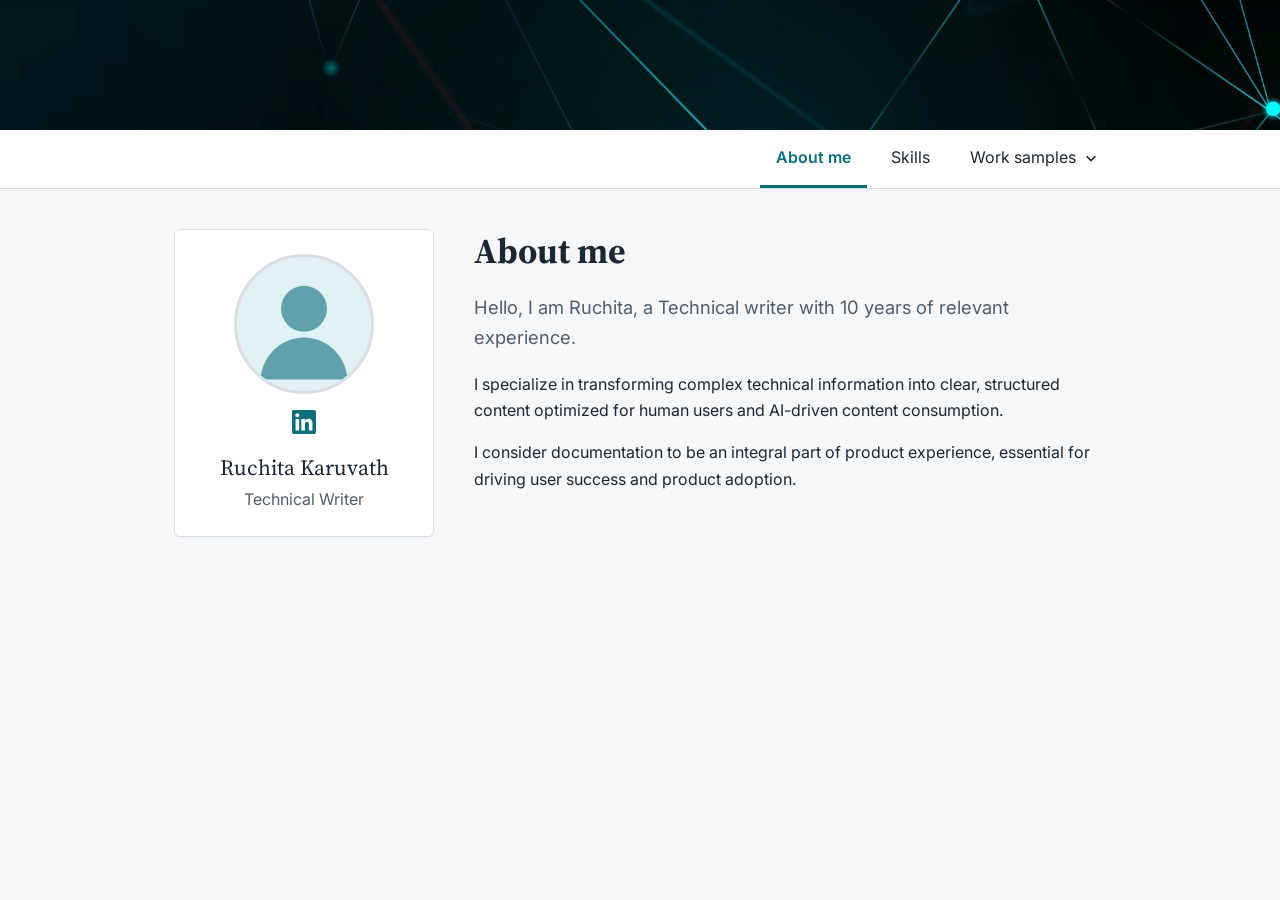
<file: index.html>
<!DOCTYPE html>
<html lang="en">
<head>
<meta charset="UTF-8">
<meta name="viewport" content="width=device-width, initial-scale=1">
<title>About Me | Your Name</title>
<meta name="description" content="Portfolio of a technical writer: documentation, API reference, and infographics.">
<link rel="preconnect" href="https://fonts.googleapis.com">
<link rel="preconnect" href="https://fonts.gstatic.com" crossorigin>
<link rel="stylesheet" href="https://fonts.googleapis.com/css2?family=Inter:wght@400;500;600&family=Source+Serif+4:wght@500;600&display=swap">
<link rel="stylesheet" href="css/styles.css">
</head>
<body>
<a class="skip-link" href="#main">Skip to content</a>
<header class="banner">
<img src="images/banner.jpg" alt="Abstract network of glowing nodes and connecting lines on a dark background">
</header>
<nav class="topnav" aria-label="Main navigation"><ul class="nav-list">
<li><a href="about.html">About me</a></li>
<li><a href="skills.html">Skills</a></li>
<li class="dropdown"><button class="dropdown-toggle" type="button" aria-expanded="false" aria-controls="work-menu">Work samples
<svg class="chevron" viewBox="0 0 16 16" fill="none" stroke="currentColor" stroke-width="2" aria-hidden="true"><path d="M3 6l5 5 5-5"/></svg></button>
<ul class="dropdown-menu" id="work-menu" hidden>
<li><a href="documentation-sample.html">End-user documentation sample</a></li>
<li><a href="rest-api-documentation-sample.html">REST API documentation sample</a></li>
<li><a href="infographics-sample.html">Infographic sample</a></li>
</ul></li></ul></nav>
<div class="main">
<main class="content wide" id="main">
<div class="about-grid">
<aside class="profile" aria-label="Profile">
<svg class="avatar" viewBox="0 0 140 140" role="img" aria-label="Placeholder profile photo"><circle cx="70" cy="54" r="24" fill="#0b6e7c" opacity=".6"/><path d="M24 128c4-30 26-44 46-44s42 14 46 44z" fill="#0b6e7c" opacity=".6"/></svg>
<a class="social" href="https://www.linkedin.com/in/ruchita-karuvath-ba43861a" rel="noopener" aria-label="LinkedIn profile"><svg viewBox="0 0 24 24" width="24" height="24" fill="currentColor" aria-hidden="true"><path d="M20.447 20.452h-3.554v-5.569c0-1.328-.027-3.037-1.852-3.037-1.853 0-2.136 1.445-2.136 2.939v5.667H9.351V9h3.414v1.561h.046c.477-.9 1.637-1.85 3.37-1.85 3.601 0 4.267 2.37 4.267 5.455v6.286zM5.337 7.433a2.062 2.062 0 01-2.063-2.065 2.064 2.064 0 112.063 2.065zm1.782 13.019H3.555V9h3.564v11.452zM22.225 0H1.771C.792 0 0 .774 0 1.729v20.542C0 23.227.792 24 1.771 24h20.451C23.2 24 24 23.227 24 22.271V1.729C24 .774 23.2 0 22.222 0h.003z"/></svg></a>
<p class="profile-name">Ruchita Karuvath</p>
<p class="profile-role">Technical Writer</p>
</aside>
<section class="about-main" aria-labelledby="about-heading">
<h1 id="about-heading">About me</h1>
<p class="lead">Hello, I am Ruchita, a Technical writer with 10 years of relevant experience.</p>
<p>I specialize in transforming complex technical information into clear, structured content optimized for human users and AI-driven content consumption.</p>
<p>I consider documentation to be an integral part of product experience, essential for driving user success and product adoption.</p>
</section>
</div>
</main>
</div>
<script src="js/main.js"></script>
</body>
</html>
</file>
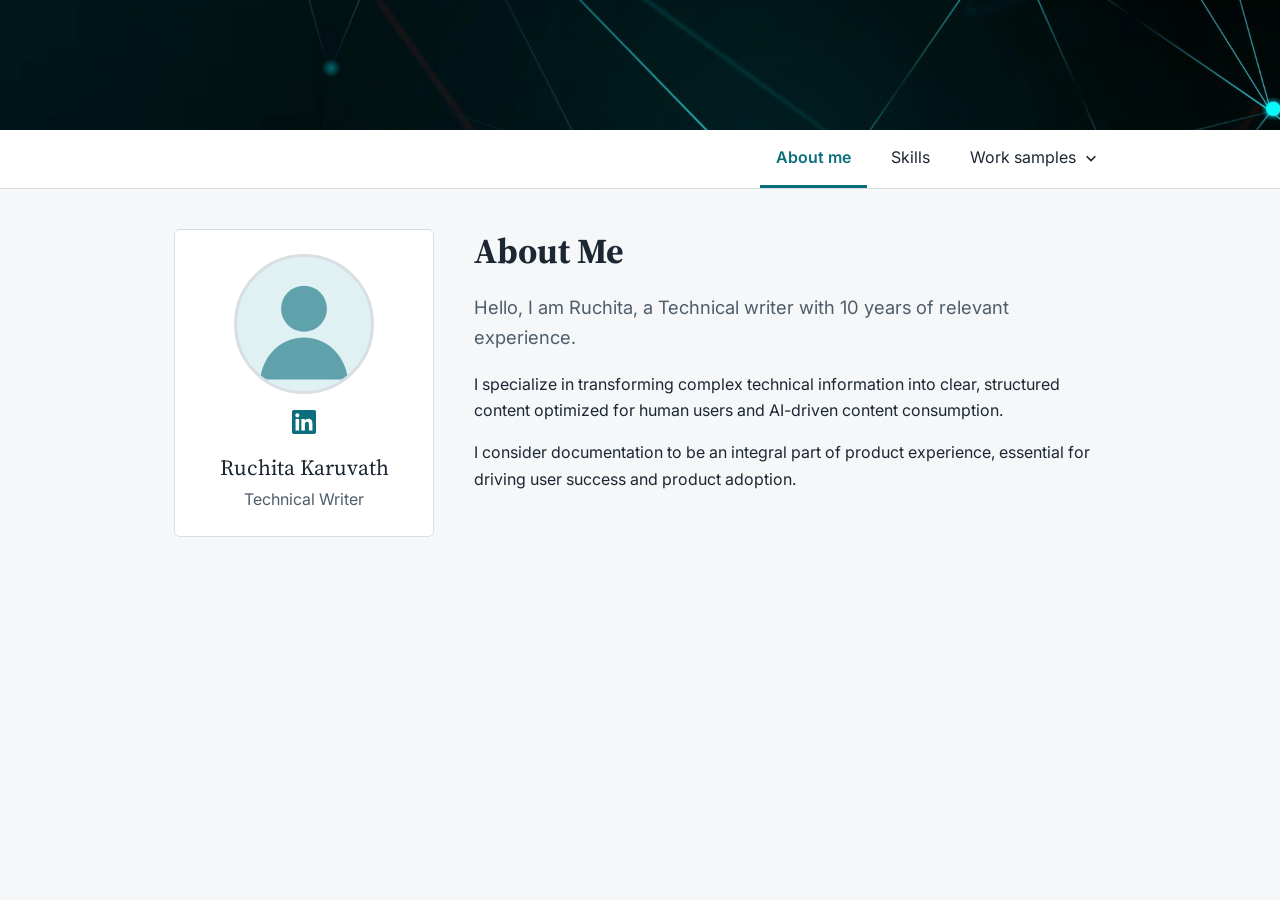
<file: about.html>
<!DOCTYPE html>
<html lang="en">
<head>
<meta charset="UTF-8">
<meta name="viewport" content="width=device-width, initial-scale=1">
<title>About Me | Your Name</title>
<meta name="description" content="Learn about my background, skills, and tools as a technical writer.">
<link rel="preconnect" href="https://fonts.googleapis.com">
<link rel="preconnect" href="https://fonts.gstatic.com" crossorigin>
<link rel="stylesheet" href="https://fonts.googleapis.com/css2?family=Inter:wght@400;500;600&family=Source+Serif+4:wght@500;600&display=swap">
<link rel="stylesheet" href="css/styles.css">
</head>
<body>
<a class="skip-link" href="#main">Skip to content</a>
<header class="banner">
<img src="images/banner.jpg" alt="Abstract network of glowing nodes and connecting lines on a dark background">
</header>
<nav class="topnav" aria-label="Main navigation"><ul class="nav-list">
<li><a href="about.html">About me</a></li>
<li><a href="skills.html">Skills</a></li>
<li class="dropdown"><button class="dropdown-toggle" type="button" aria-expanded="false" aria-controls="work-menu">Work samples
<svg class="chevron" viewBox="0 0 16 16" fill="none" stroke="currentColor" stroke-width="2" aria-hidden="true"><path d="M3 6l5 5 5-5"/></svg></button>
<ul class="dropdown-menu" id="work-menu" hidden>
<li><a href="documentation-sample.html">End-user documentation sample</a></li>
<li><a href="rest-api-documentation-sample.html">REST API documentation sample</a></li>
<li><a href="infographics-sample.html">Infographic sample</a></li>
</ul></li></ul></nav>
<div class="main">
<main class="content wide" id="main">
<div class="about-grid">
<aside class="profile" aria-label="Profile">
<svg class="avatar" viewBox="0 0 140 140" role="img" aria-label="Placeholder profile photo"><circle cx="70" cy="54" r="24" fill="#0b6e7c" opacity=".6"/><path d="M24 128c4-30 26-44 46-44s42 14 46 44z" fill="#0b6e7c" opacity=".6"/></svg>
<a class="social" href="https://www.linkedin.com/in/ruchita-karuvath-ba43861a" rel="noopener" aria-label="LinkedIn profile"><svg viewBox="0 0 24 24" width="24" height="24" fill="currentColor" aria-hidden="true"><path d="M20.447 20.452h-3.554v-5.569c0-1.328-.027-3.037-1.852-3.037-1.853 0-2.136 1.445-2.136 2.939v5.667H9.351V9h3.414v1.561h.046c.477-.9 1.637-1.85 3.37-1.85 3.601 0 4.267 2.37 4.267 5.455v6.286zM5.337 7.433a2.062 2.062 0 01-2.063-2.065 2.064 2.064 0 112.063 2.065zm1.782 13.019H3.555V9h3.564v11.452zM22.225 0H1.771C.792 0 0 .774 0 1.729v20.542C0 23.227.792 24 1.771 24h20.451C23.2 24 24 23.227 24 22.271V1.729C24 .774 23.2 0 22.222 0h.003z"/></svg></a>
<p class="profile-name">Ruchita Karuvath</p>
<p class="profile-role">Technical Writer</p>
</aside>
<section class="about-main" aria-labelledby="about-heading">
<h1 id="about-heading">About Me</h1>
<p class="lead">Hello, I am Ruchita, a Technical writer with 10 years of relevant experience.</p>
<p>I specialize in transforming complex technical information into clear, structured content optimized for human users and AI-driven content consumption.</p>
<p>I consider documentation to be an integral part of product experience, essential for driving user success and product adoption.</p>
</section>
</div>
</main>
</div>
<script src="js/main.js"></script>
</body>
</html>
</file>
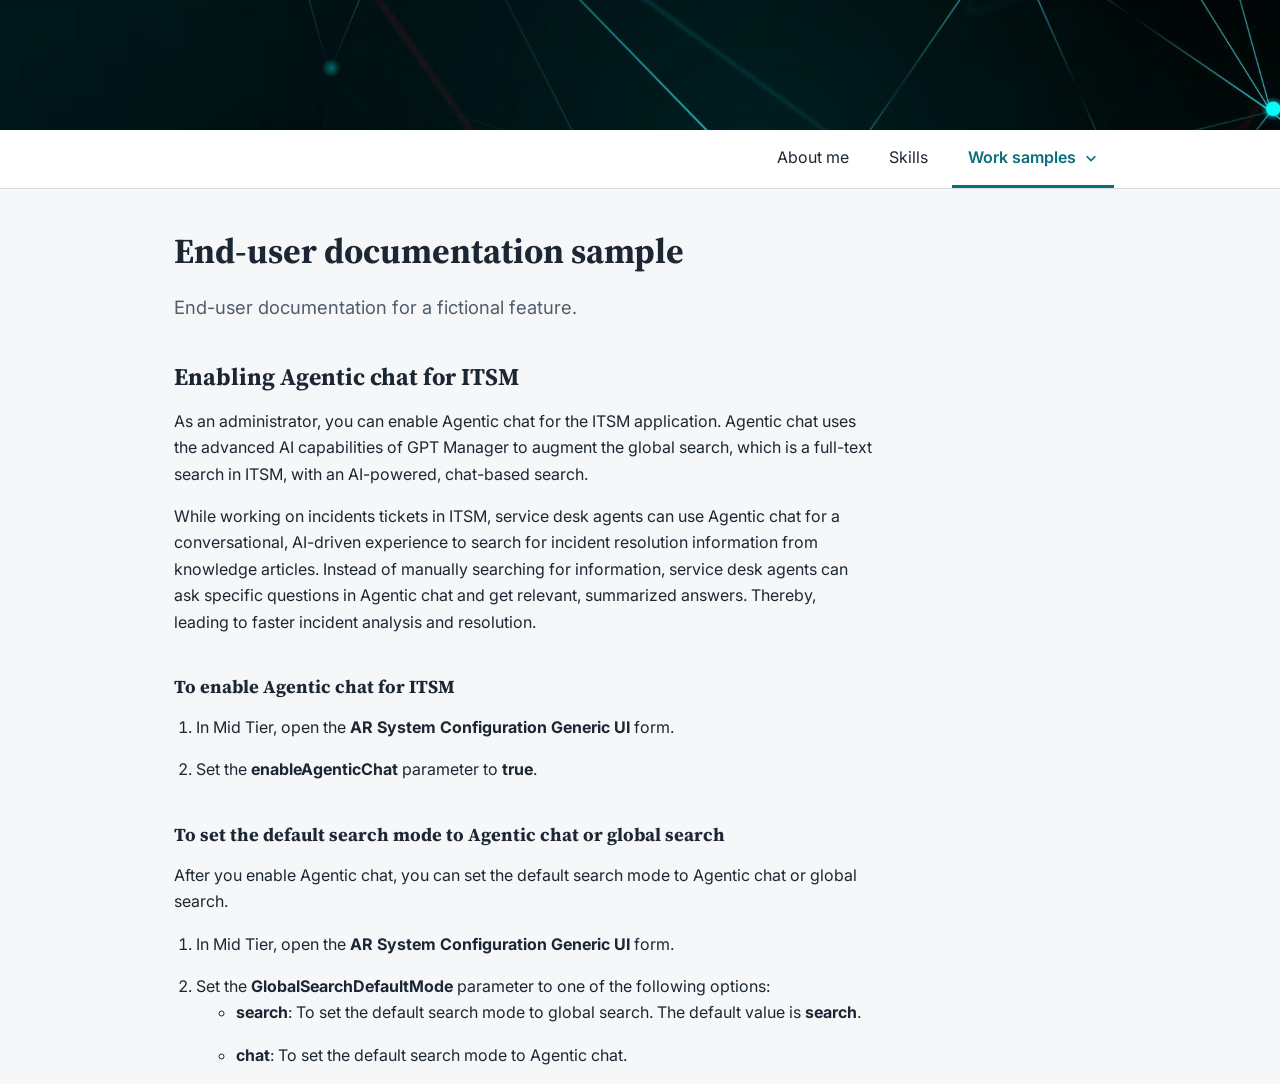
<file: documentation-sample.html>
<!DOCTYPE html>
<html lang="en">
<head>
<meta charset="UTF-8">
<meta name="viewport" content="width=device-width, initial-scale=1">
<title>End-user Documentation Sample | Your Name</title>
<meta name="description" content="A task-based user guide sample with steps, callouts, and code.">
<link rel="preconnect" href="https://fonts.googleapis.com">
<link rel="preconnect" href="https://fonts.gstatic.com" crossorigin>
<link rel="stylesheet" href="https://fonts.googleapis.com/css2?family=Inter:wght@400;500;600&family=Source+Serif+4:wght@500;600&display=swap">
<link rel="stylesheet" href="css/styles.css">
</head>
<body>
<a class="skip-link" href="#main">Skip to content</a>
<header class="banner">
<img src="images/banner.jpg" alt="Abstract network of glowing nodes and connecting lines on a dark background">
</header>
<nav class="topnav" aria-label="Main navigation"><ul class="nav-list">
<li><a href="about.html">About me</a></li>
<li><a href="skills.html">Skills</a></li>
<li class="dropdown"><button class="dropdown-toggle" type="button" aria-expanded="false" aria-controls="work-menu">Work samples
<svg class="chevron" viewBox="0 0 16 16" fill="none" stroke="currentColor" stroke-width="2" aria-hidden="true"><path d="M3 6l5 5 5-5"/></svg></button>
<ul class="dropdown-menu" id="work-menu" hidden>
<li><a href="documentation-sample.html">End-user documentation sample</a></li>
<li><a href="rest-api-documentation-sample.html">REST API documentation sample</a></li>
<li><a href="infographics-sample.html">Infographic sample</a></li>
</ul></li></ul></nav>
<div class="main">
<main class="content" id="main">
<h1>End-user documentation sample</h1>
<p class="lead">End-user documentation for a fictional feature.</p>
<h2>Enabling Agentic chat for ITSM</h2>
<p>As an administrator, you can enable Agentic chat for the ITSM application. Agentic chat uses the advanced AI capabilities of GPT Manager to augment the global search, which is a full-text search in ITSM, with an AI-powered, chat-based search.</p>
<p>While working on incidents tickets in ITSM, service desk agents can use Agentic chat for a conversational, AI-driven experience to search for incident resolution information from knowledge articles. Instead of manually searching for information, service desk agents can ask specific questions in Agentic chat and get relevant, summarized answers. Thereby, leading to faster incident analysis and resolution.</p>
<h3>To enable Agentic chat for ITSM</h3>
<ol class="steps">
<li>In Mid Tier, open the <strong>AR System Configuration Generic UI</strong> form.</li>
<li>Set the <strong>enableAgenticChat</strong> parameter to <strong>true</strong>.</li></ol>
<h3>To set the default search mode to Agentic chat or global search</h3>
<p>After you enable Agentic chat, you can set the default search mode to Agentic chat or global search.</p>
<ol class="steps">
<li>In Mid Tier, open the <strong>AR System Configuration Generic UI</strong> form.</li>
<li>Set the <strong>GlobalSearchDefaultMode</strong> parameter to one of the following options:
<ul><li><strong>search</strong>: To set the default search mode to global search. The default value is <strong>search</strong>.</li>
<li><strong>chat</strong>: To set the default search mode to Agentic chat.</li></ul></ol>
</main>
</div>
<script src="js/main.js"></script>
</body>
</html>
</file>
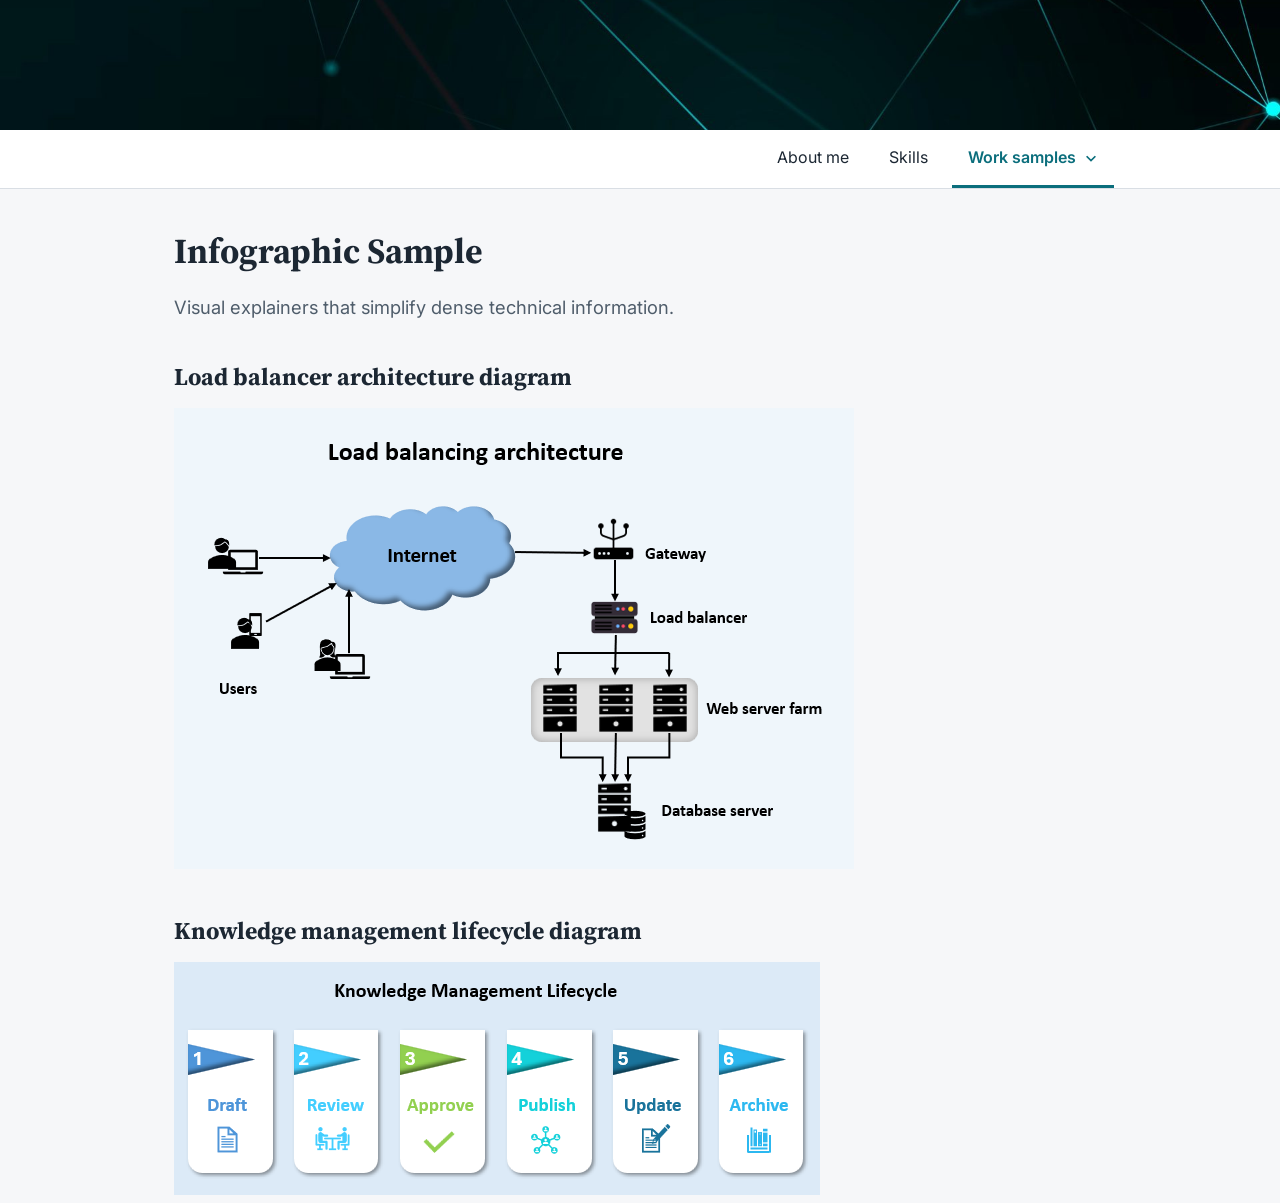
<file: infographics-sample.html>
<!DOCTYPE html>
<html lang="en">
<head>
<meta charset="UTF-8">
<meta name="viewport" content="width=device-width, initial-scale=1">
<title>Infographic Sample | Your Name</title>
<meta name="description" content="Infographic samples that explain technical concepts visually.">
<link rel="preconnect" href="https://fonts.googleapis.com">
<link rel="preconnect" href="https://fonts.gstatic.com" crossorigin>
<link rel="stylesheet" href="https://fonts.googleapis.com/css2?family=Inter:wght@400;500;600&family=Source+Serif+4:wght@500;600&display=swap">
<link rel="stylesheet" href="css/styles.css">
</head>
<body>
<a class="skip-link" href="#main">Skip to content</a>
<header class="banner">
<img src="images/banner.jpg" alt="Abstract network of glowing nodes and connecting lines on a dark background">
</header>
<nav class="topnav" aria-label="Main navigation"><ul class="nav-list">
<li><a href="about.html">About me</a></li>
<li><a href="skills.html">Skills</a></li>
<li class="dropdown"><button class="dropdown-toggle" type="button" aria-expanded="false" aria-controls="work-menu">Work samples
<svg class="chevron" viewBox="0 0 16 16" fill="none" stroke="currentColor" stroke-width="2" aria-hidden="true"><path d="M3 6l5 5 5-5"/></svg></button>
<ul class="dropdown-menu" id="work-menu" hidden>
<li><a href="documentation-sample.html">End-user documentation sample</a></li>
<li><a href="rest-api-documentation-sample.html">REST API documentation sample</a></li>
<li><a href="infographics-sample.html">Infographic sample</a></li>
</ul></li></ul></nav>
<div class="main">
<main class="content" id="main">
<h1>Infographic Sample</h1>
<p class="lead">Visual explainers that simplify dense technical information.</p>
<h2>Load balancer architecture diagram</h2>
<img src="images/LoadBalancing_Architecture.png" alt="Load balancing architecture diagram showing client requests flowing from the internet through DNS and a load balancer pair to backend application servers connected to a shared database and cache.">
<h2>Knowledge management lifecycle diagram</h2>
<img src="images/Knowledge_Management_Lifecycle.png" alt="Knowledge Management Lifecycle: 1 Draft, 2 Review, 3 Approve, 4 Publish, 5 Update, 6 Archive">
</main>
</div>
<script src="js/main.js"></script>
</body>
</html>
</file>
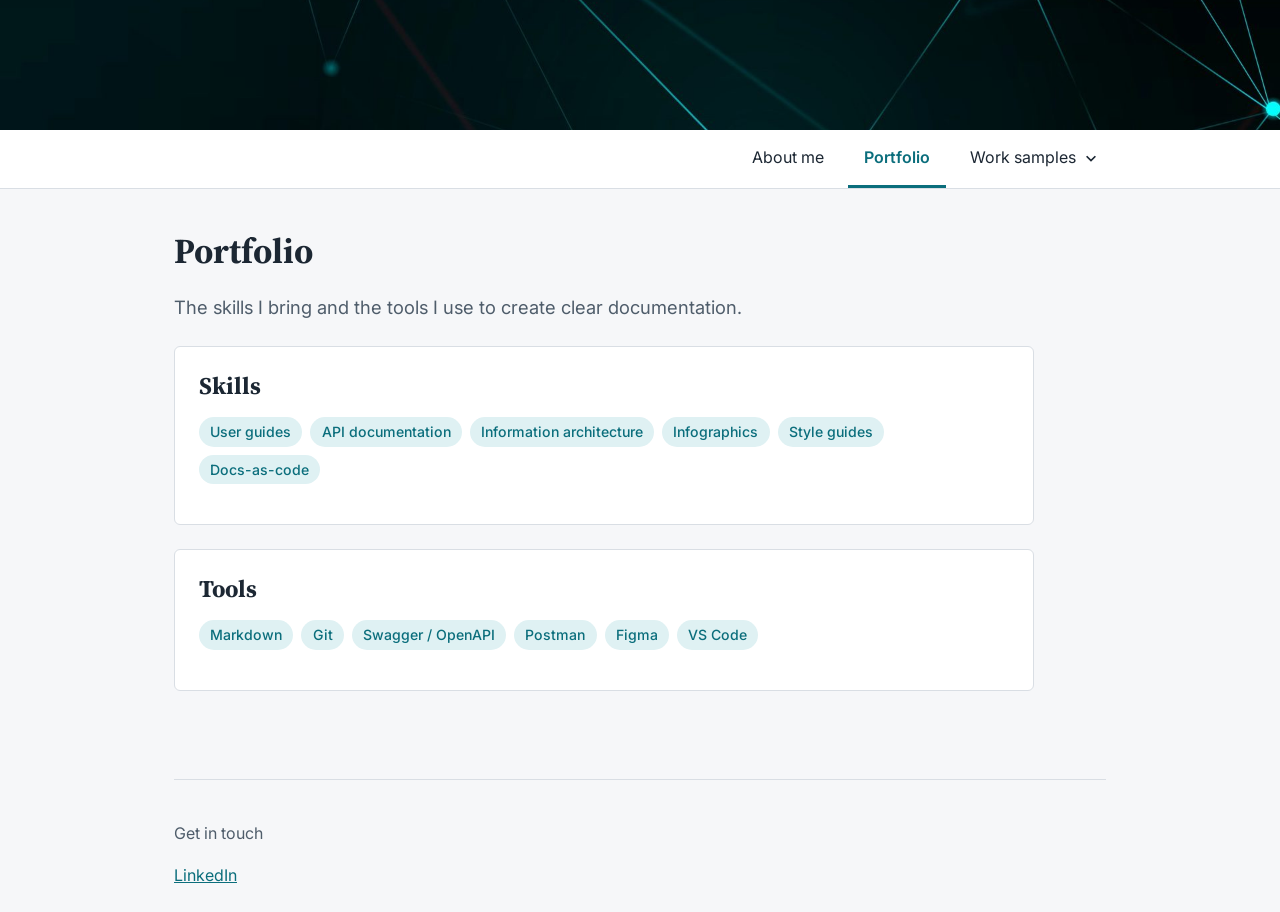
<file: portfolio.html>
<!DOCTYPE html>
<html lang="en">
<head>
<meta charset="UTF-8">
<meta name="viewport" content="width=device-width, initial-scale=1">
<title>Portfolio | Your Name</title>
<meta name="description" content="Overview of my technical writing portfolio.">
<link rel="preconnect" href="https://fonts.googleapis.com">
<link rel="preconnect" href="https://fonts.gstatic.com" crossorigin>
<link rel="stylesheet" href="https://fonts.googleapis.com/css2?family=Inter:wght@400;500;600&family=Source+Serif+4:wght@500;600&display=swap">
<link rel="stylesheet" href="css/styles.css">
</head>
<body>
<a class="skip-link" href="#main">Skip to content</a>
<header class="banner">
<img src="images/banner.jpg" alt="Abstract network of glowing nodes and connecting lines on a dark background">
</header>
<nav class="topnav" aria-label="Main navigation"><ul class="nav-list">
<li><a href="about.html">About me</a></li>
<li><a href="portfolio.html">Portfolio</a></li>
<li class="dropdown"><button class="dropdown-toggle" type="button" aria-expanded="false" aria-controls="work-menu">Work samples
<svg class="chevron" viewBox="0 0 16 16" fill="none" stroke="currentColor" stroke-width="2" aria-hidden="true"><path d="M3 6l5 5 5-5"/></svg></button>
<ul class="dropdown-menu" id="work-menu" hidden>
<li><a href="documentation-sample.html">End-user documentation sample</a></li>
<li><a href="rest-api-documentation-sample.html">REST API documentation sample</a></li>
<li><a href="infographics-sample.html">Infographic sample</a></li>
</ul></li></ul></nav>
<div class="main">
<main class="content" id="main">
<h1>Portfolio</h1>
<p class="lead">The skills I bring and the tools I use to create clear documentation.</p>
<section class="panel"><h2>Skills</h2><ul class="meta-row"><li class="chip">User guides</li><li class="chip">API documentation</li><li class="chip">Information architecture</li><li class="chip">Infographics</li><li class="chip">Style guides</li><li class="chip">Docs-as-code</li></ul></section>
<section class="panel"><h2>Tools</h2><ul class="meta-row"><li class="chip">Markdown</li><li class="chip">Git</li><li class="chip">Swagger / OpenAPI</li><li class="chip">Postman</li><li class="chip">Figma</li><li class="chip">VS Code</li></ul></section>
</main>
<footer class="site-footer"><p>Get in touch</p><ul>
<li><a href="https://www.linkedin.com/in/your-profile" rel="noopener">LinkedIn</a></li>
</ul></footer>
</div>
<script src="js/main.js"></script>
</body>
</html>
</file>
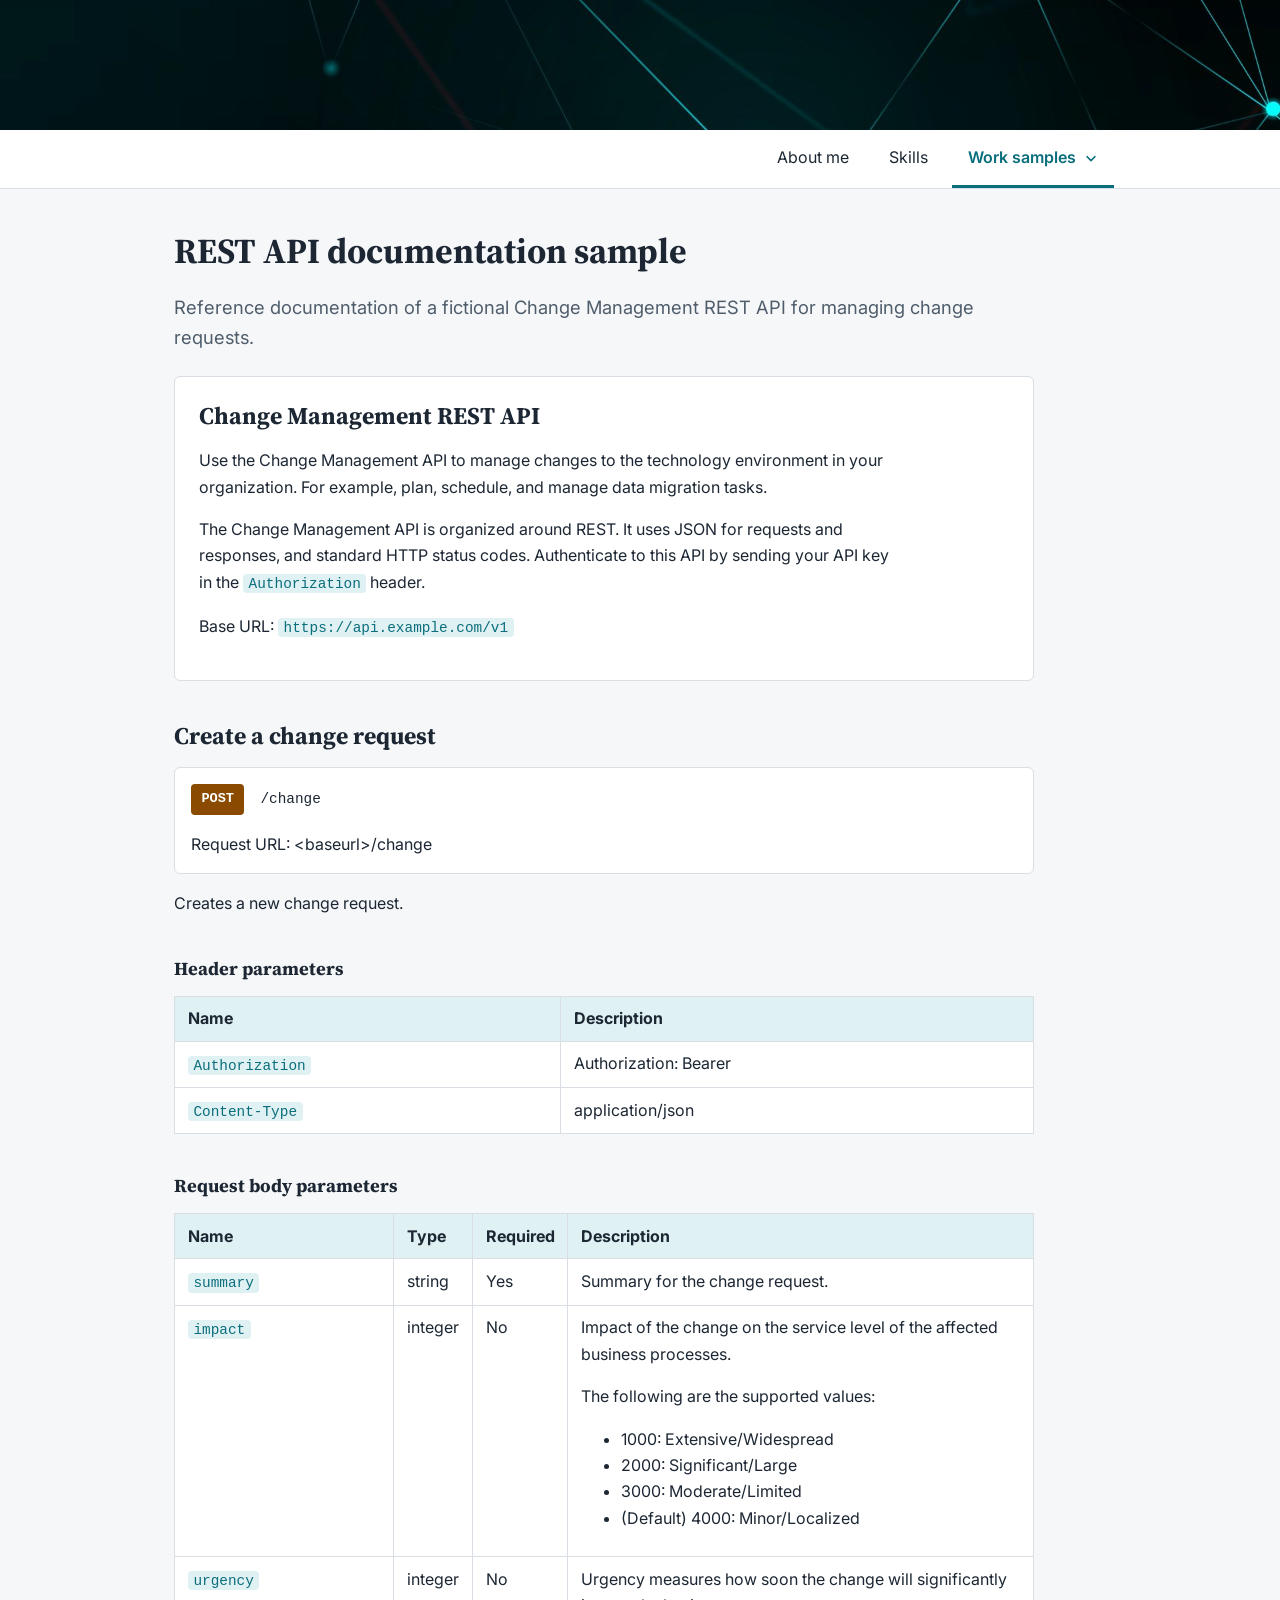
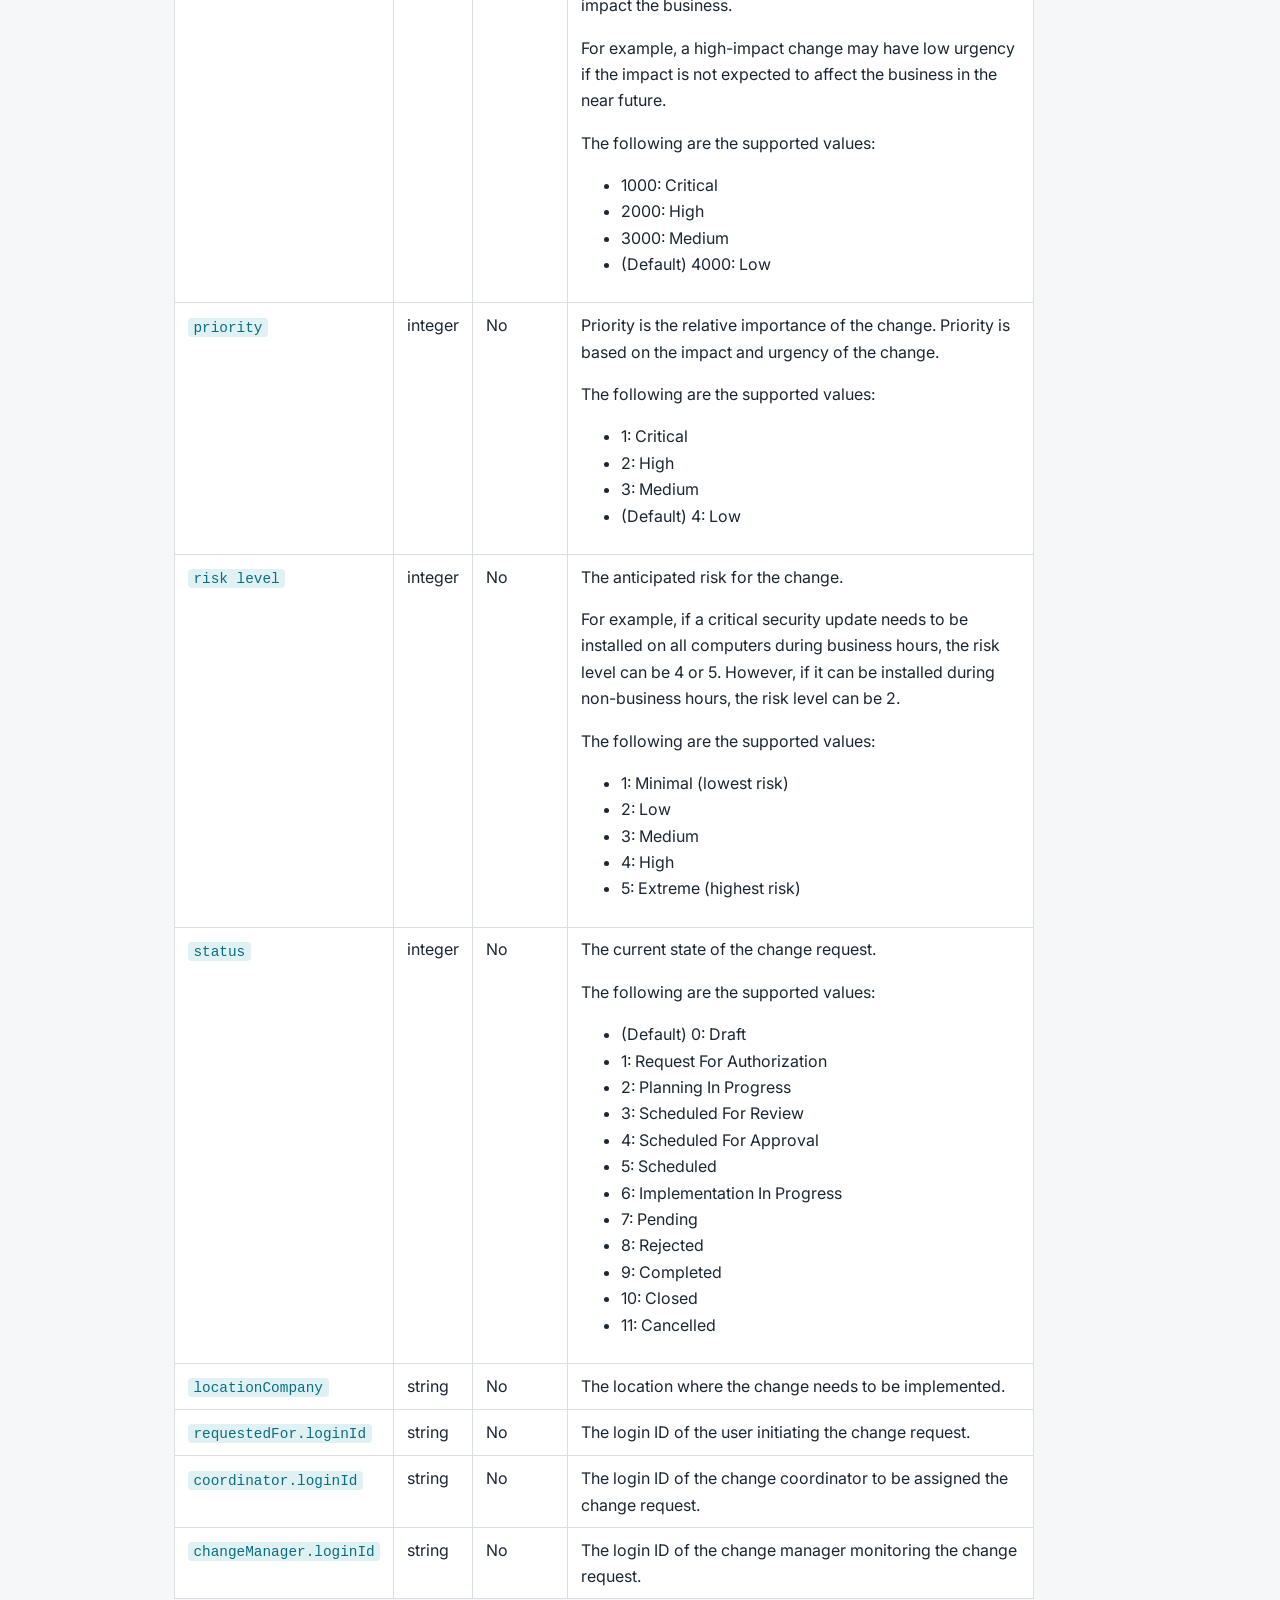
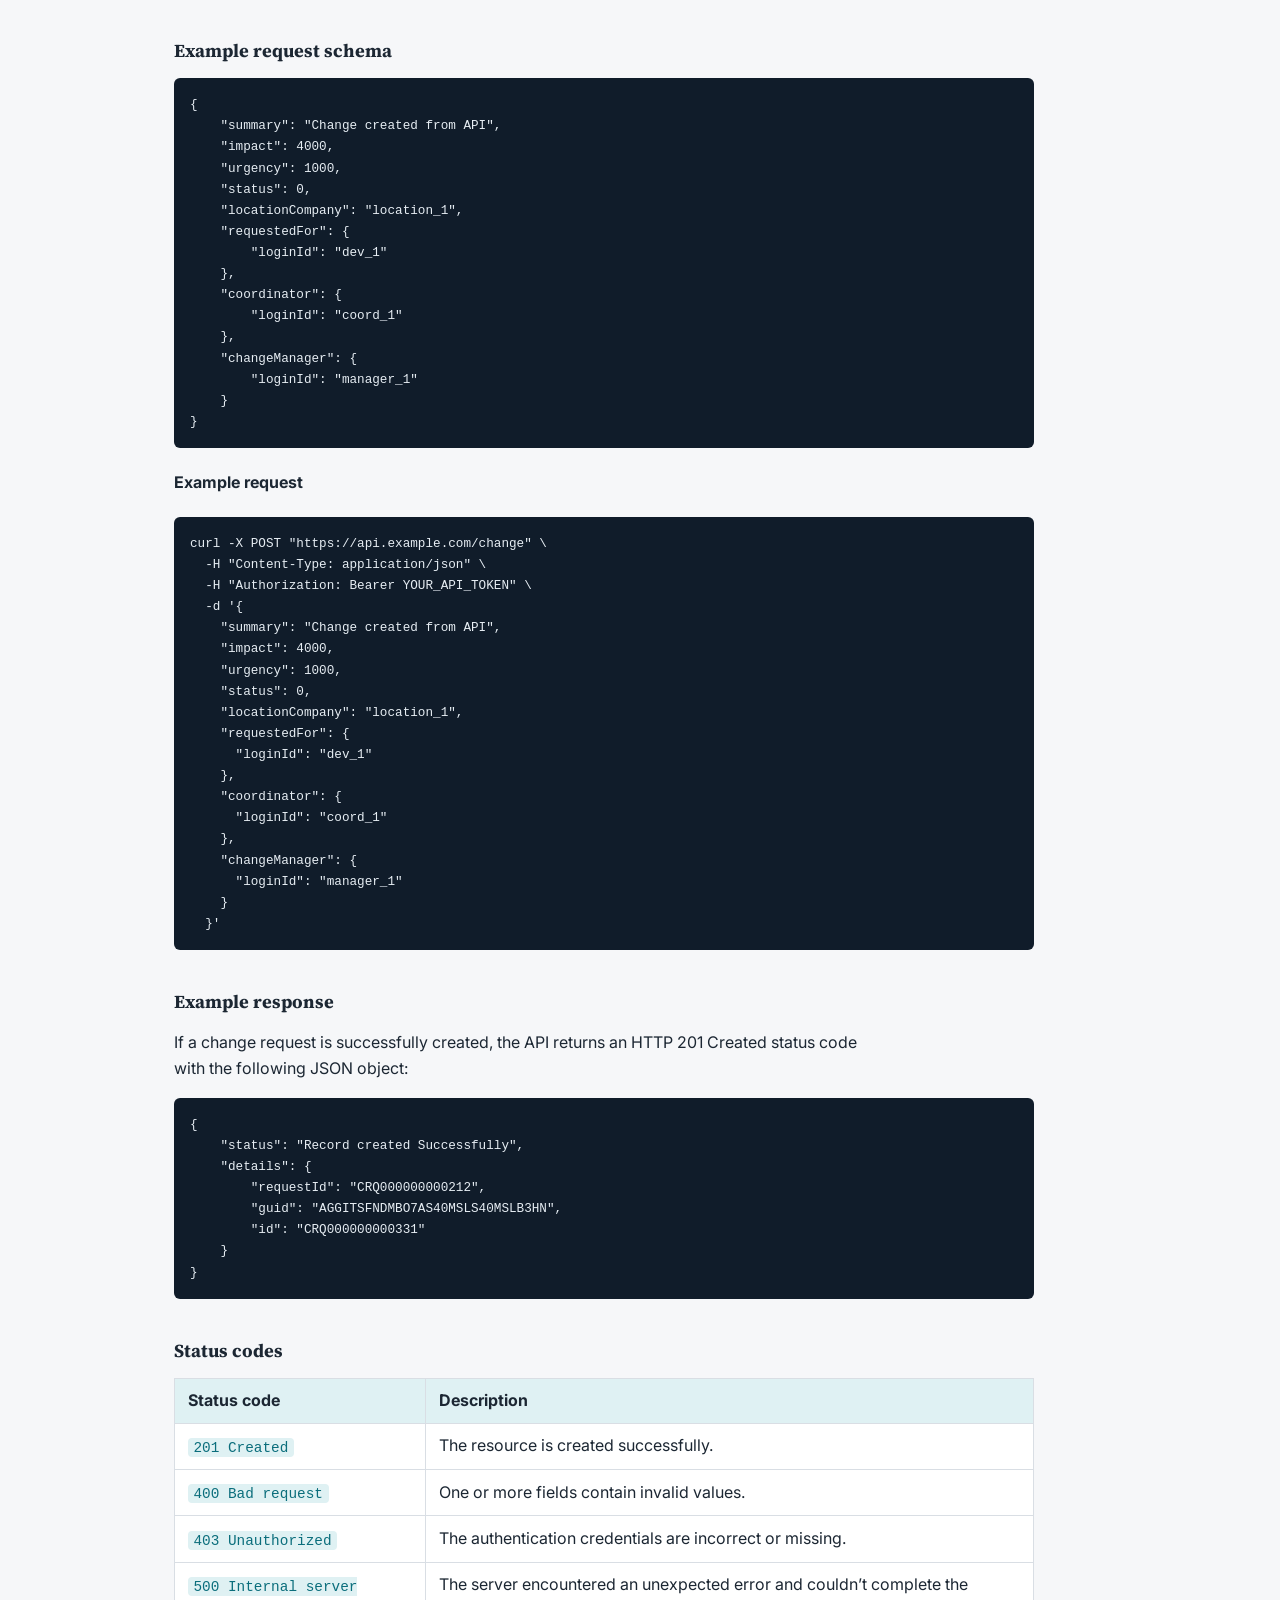
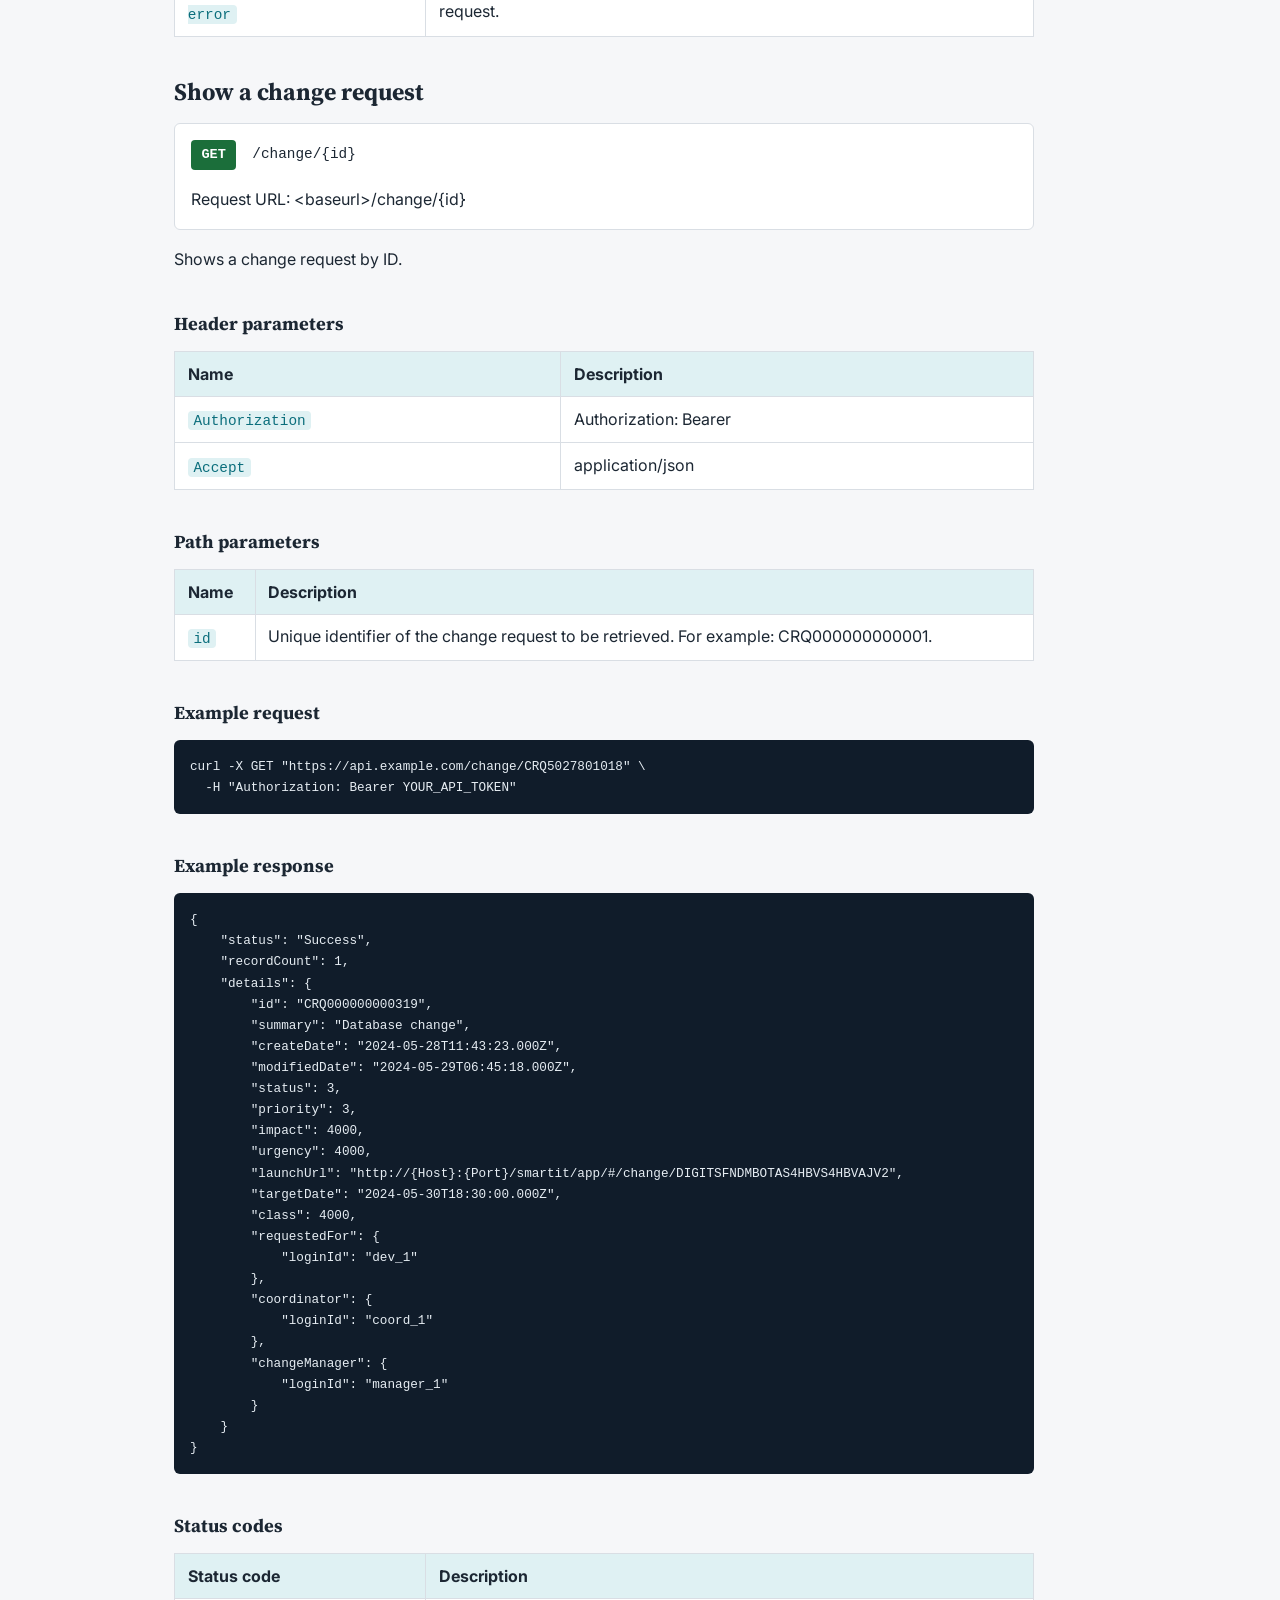
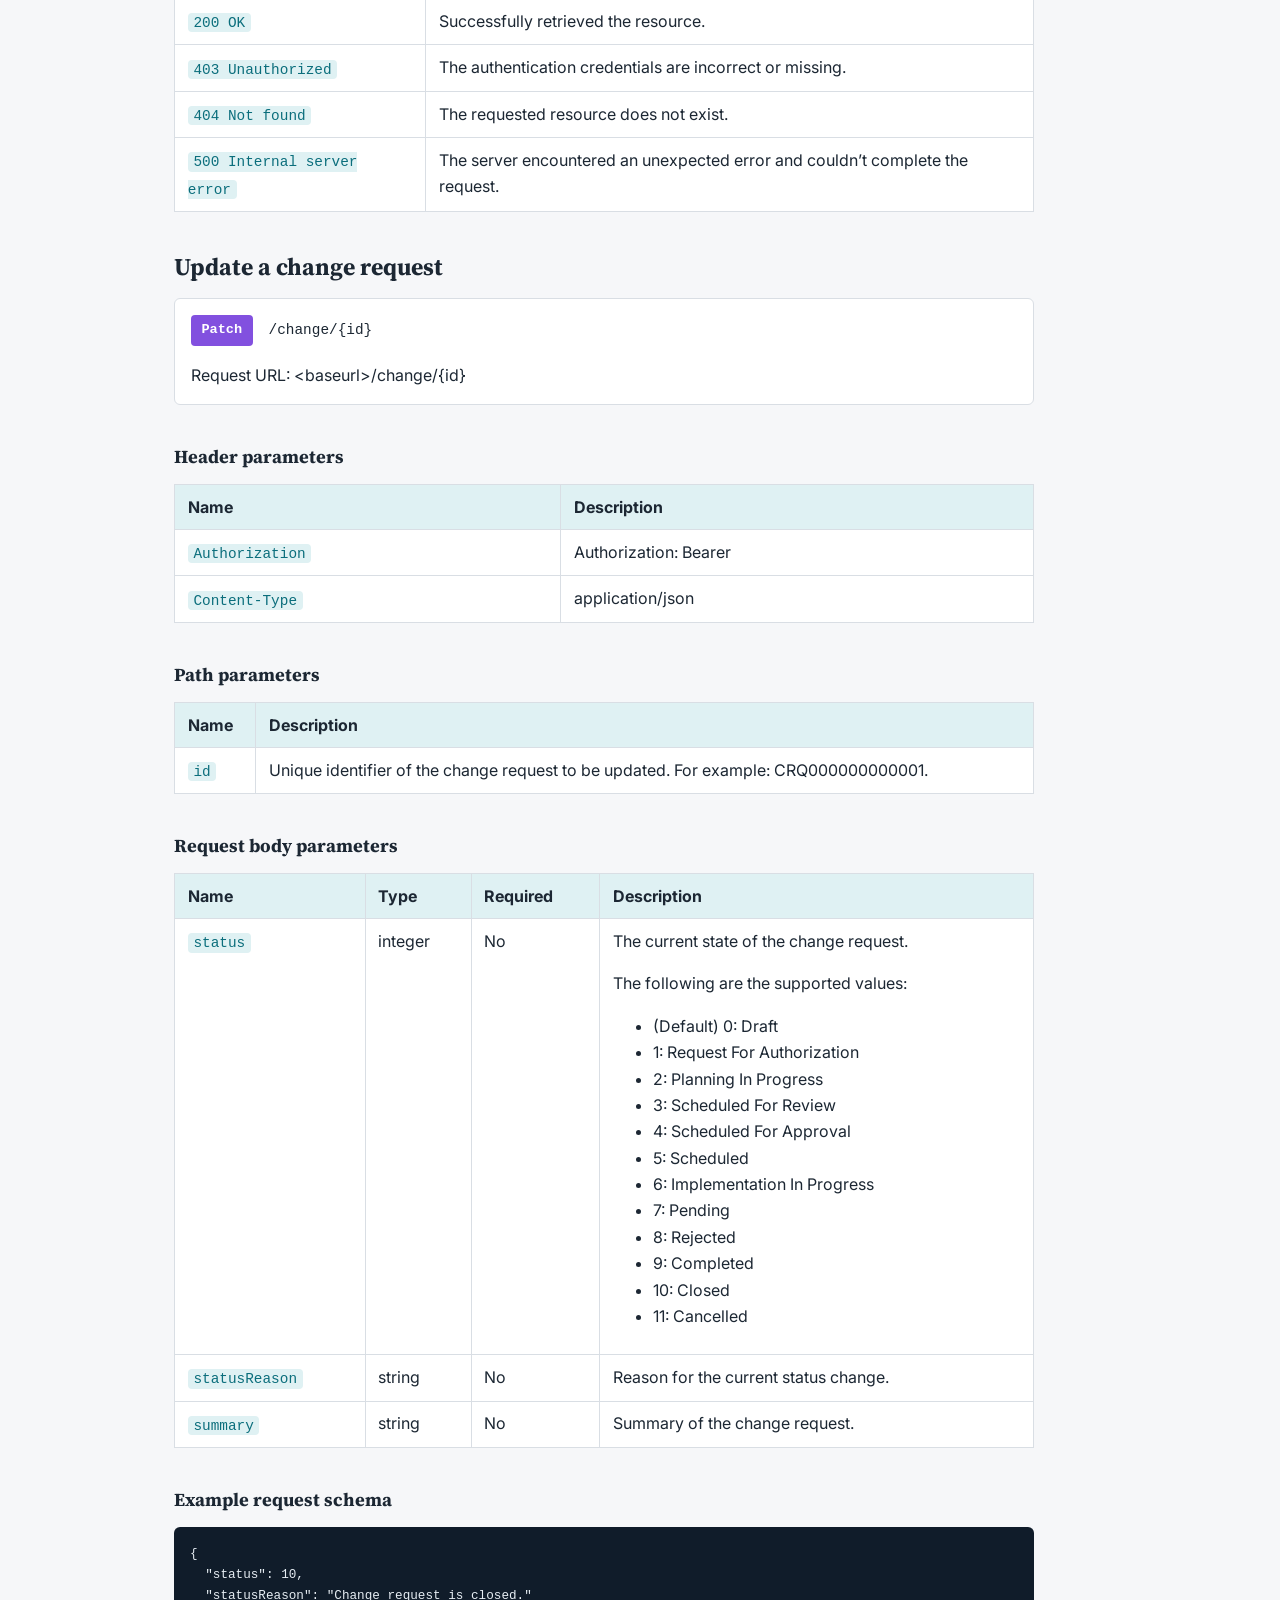
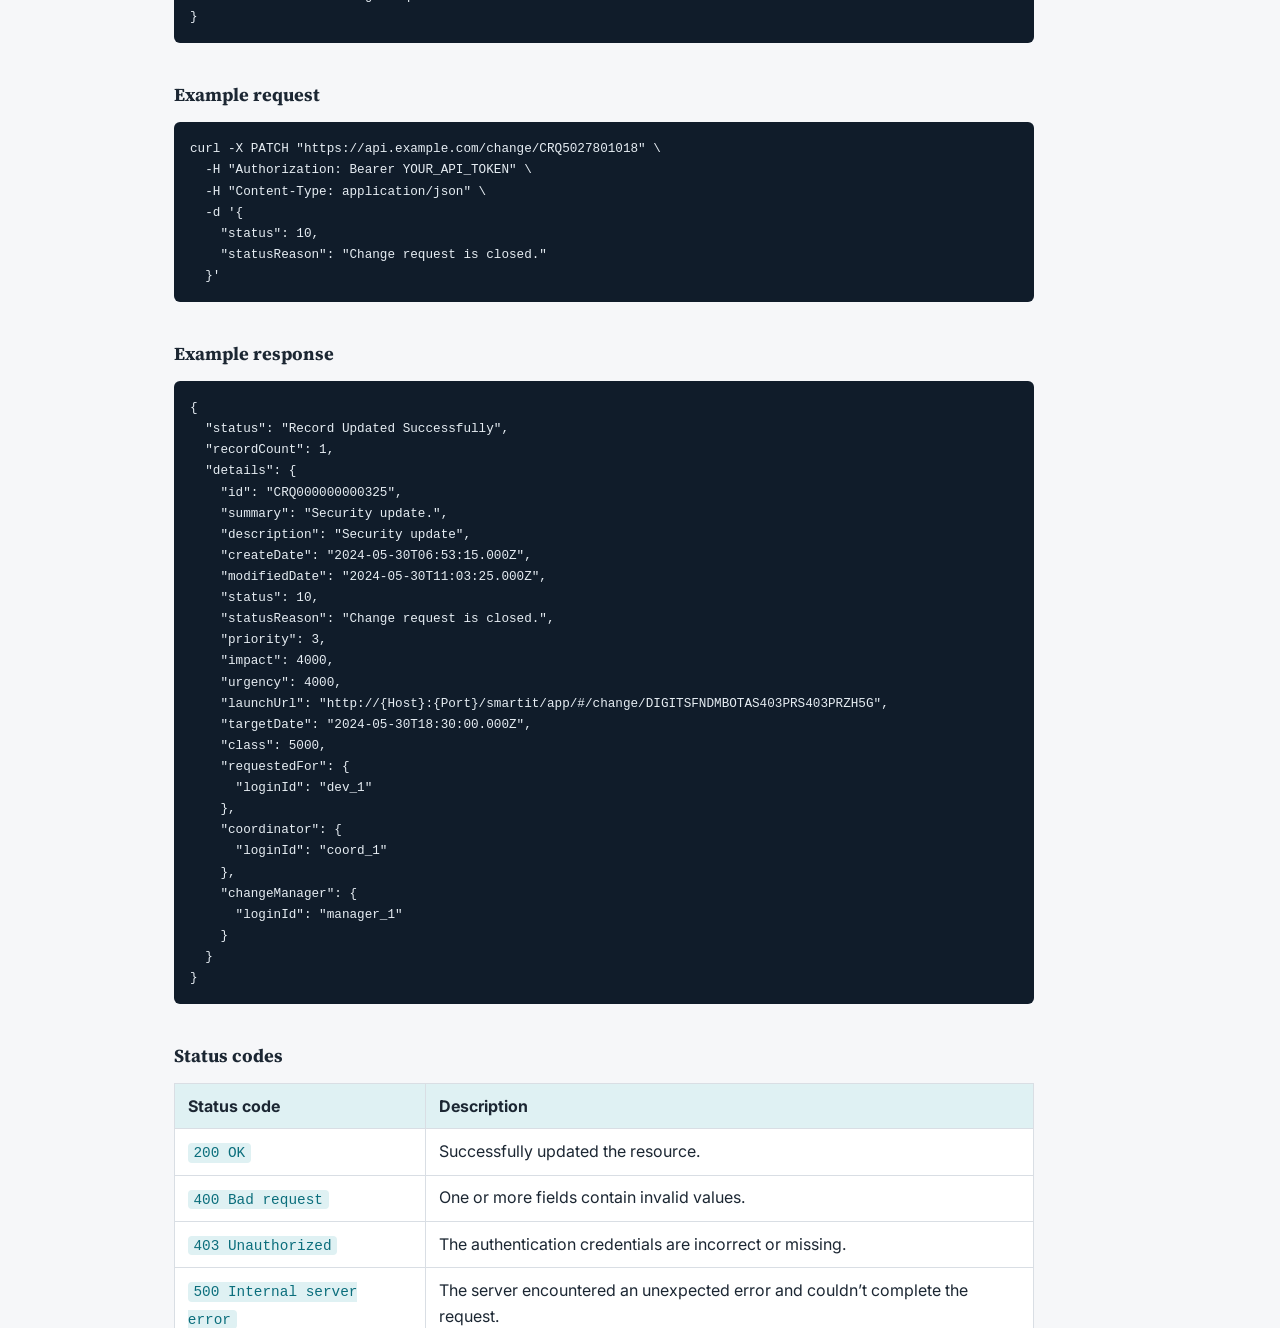
<file: rest-api-documentation-sample.html>
<!DOCTYPE html>
<html lang="en">
<head>
<meta charset="UTF-8">
<meta name="viewport" content="width=device-width, initial-scale=1">
<title>REST API Documentation Sample | Your Name</title>
<meta name="description" content="A REST API endpoint reference sample with parameters, examples, and response codes.">
<link rel="preconnect" href="https://fonts.googleapis.com">
<link rel="preconnect" href="https://fonts.gstatic.com" crossorigin>
<link rel="stylesheet" href="https://fonts.googleapis.com/css2?family=Inter:wght@400;500;600&family=Source+Serif+4:wght@500;600&display=swap">
<link rel="stylesheet" href="css/styles.css">
</head>
<body>
<a class="skip-link" href="#main">Skip to content</a>
<header class="banner">
<img src="images/banner.jpg" alt="Abstract network of glowing nodes and connecting lines on a dark background">
</header>
<nav class="topnav" aria-label="Main navigation"><ul class="nav-list">
<li><a href="about.html">About me</a></li>
<li><a href="skills.html">Skills</a></li>
<li class="dropdown"><button class="dropdown-toggle" type="button" aria-expanded="false" aria-controls="work-menu">Work samples
<svg class="chevron" viewBox="0 0 16 16" fill="none" stroke="currentColor" stroke-width="2" aria-hidden="true"><path d="M3 6l5 5 5-5"/></svg></button>
<ul class="dropdown-menu" id="work-menu" hidden>
<li><a href="documentation-sample.html">End-user documentation sample</a></li>
<li><a href="rest-api-documentation-sample.html">REST API documentation sample</a></li>
<li><a href="infographics-sample.html">Infographic sample</a></li>
</ul></li></ul></nav>
<div class="main">
<main class="content" id="main">
<h1>REST API documentation sample</h1>
<p class="lead">Reference documentation of a fictional Change Management REST API for managing change requests.</p>
<section class="panel">
<h2>Change Management REST API</h2>
<p>Use the Change Management API to manage changes to the technology environment in your organization. For example, plan, schedule, and manage data migration tasks.</p>
<p>The Change Management API is organized around REST. It uses JSON for requests and responses, and standard HTTP status codes. Authenticate to this API by sending your API key in the <code>Authorization</code> header.</p>
<p>Base URL: <code>https://api.example.com/v1</code></p></section>
<h2>Create a change request</h2>
<div class="endpoint"><span class="badge post">POST</span><code>/change</code><p>Request URL: &lt;baseurl&#62;/change</p></div>
<p>Creates a new change request.</p>
<h3>Header parameters</h3>
<div class="table-wrap"><table><thead><tr><th>Name</th><th>Description</th></tr></thead><tbody>
<tr><td><code>Authorization</code></td><td>Authorization: Bearer <token></td></tr>
<tr><td><code>Content-Type</code></td><td>application/json</td></tr></tbody></table></div>
<h3>Request body parameters</h3>
<div class="table-wrap"><table><thead><tr><th>Name</th><th>Type</th><th>Required</th><th>Description</th></tr></thead><tbody>
<tr><td><code>summary</code></td><td>string</td><td>Yes</td><td>Summary for the change request.</td></tr>
<tr><td><code>impact</code></td><td>integer</td><td>No</td><td>Impact of the change on the service level of the affected business processes.<p>The following are the supported values:</p><ul><li>1000: Extensive/Widespread</li><li>2000: Significant/Large</li><li>3000: Moderate/Limited</li><li>(Default) 4000: Minor/Localized</li></ul></td></tr>
<tr><td><code>urgency</code></td><td>integer</td><td>No</td><td>Urgency measures how soon the change will significantly impact the business.<p>For example, a high-impact change may have low urgency if the impact is not expected to affect the business in the near future.<p>The following are the supported values:</p><ul><li>1000: Critical</li><li>2000: High</li><li>3000: Medium</li><li>(Default) 4000: Low</li></ul></td></tr>
<tr><td><code>priority</code></td><td>integer</td><td>No</td><td>Priority is the relative importance of the change. Priority is based on the impact and urgency of the change.<p>The following are the supported values:</p><ul><li>1: Critical</li><li>2: High</li><li>3: Medium</li><li>(Default) 4: Low</li></ul></td></tr>
<tr><td><code>risk level</code></td><td>integer</td><td>No</td><td>The anticipated risk for the change.<p>For example, if a critical security update needs to be installed on all computers during business hours, the risk level can be 4 or 5. However, if it can be installed during non-business hours, the risk level can be 2.</p><p>The following are the supported values:</p><ul><li>1: Minimal (lowest risk)</li><li>2: Low</li><li>3: Medium</li><li>4: High</li><li>5: Extreme (highest risk)</li></ul></td></tr>
<tr><td><code>status</code></td><td>integer</td><td>No</td><td>The current state of the change request.<p>The following are the supported values:</p><ul><li> (Default) 0: Draft</li><li>1: Request For Authorization</li><li>2: Planning In Progress</li><li>3: Scheduled For Review</li><li>4: Scheduled For Approval</li><li>5: Scheduled</li><li>6: Implementation In Progress</li><li>7: Pending</li><li>8: Rejected</li><li>9: Completed</li><li>10: Closed</li><li>11: Cancelled</li></ul></td></tr>
<tr><td><code>locationCompany</code></td><td>string</td><td>No</td><td>The location where the change needs to be implemented.</td></tr>
<tr><td><code>requestedFor.loginId</code></td><td>string</td><td>No</td><td>The login ID of the user initiating the change request.</td></tr>
<tr><td><code>coordinator.loginId</code></td><td>string</td><td>No</td><td>The login ID of the change coordinator to be assigned the change request.</td></tr>
<tr><td><code>changeManager.loginId</code></td><td>string</td><td>No</td><td>The login ID of the change manager monitoring the change request.</td></tr></tbody></table></div>
<h3>Example request schema</h3>
<pre><code>{
    "summary": "Change created from API",
    "impact": 4000,
    "urgency": 1000,
    "status": 0,
    "locationCompany": "location_1",
    "requestedFor": {
        "loginId": "dev_1"
    },
    "coordinator": {
        "loginId": "coord_1"
    },
    "changeManager": {
        "loginId": "manager_1"
    }
}</code></pre>
<h4>Example request</h4>
<pre><code>curl -X POST "https://api.example.com/change" \
  -H "Content-Type: application/json" \
  -H "Authorization: Bearer YOUR_API_TOKEN" \
  -d '{
    "summary": "Change created from API",
    "impact": 4000,
    "urgency": 1000,
    "status": 0,
    "locationCompany": "location_1",
    "requestedFor": {
      "loginId": "dev_1"
    },
    "coordinator": {
      "loginId": "coord_1"
    },
    "changeManager": {
      "loginId": "manager_1"
    }
  }'</code></pre>
<h3>Example response</h3>
<p>If a change request is successfully created, the API returns an HTTP 201 Created status code with the following JSON object:</p>
<pre><code>{
    "status": "Record created Successfully",
    "details": {
        "requestId": "CRQ000000000212",
        "guid": "AGGITSFNDMBO7AS40MSLS40MSLB3HN",
        "id": "CRQ000000000331"
    }
}</code></pre>
<h3>Status codes</h3>
<div class="table-wrap"><table><thead><tr><th>Status code</th><th>Description</th></tr></thead><tbody>
<tr><td><code>201 Created</code></td><td>The resource is created successfully.</td></tr>
<tr><td><code>400 Bad request</code></td><td>One or more fields contain invalid values.</td></tr>
<tr><td><code>403 Unauthorized</code></td><td>The authentication credentials are incorrect or missing.</td></tr>
<tr><td><code>500 Internal server error</code></td><td>The server encountered an unexpected error and couldn’t complete the request.</td></tr></tbody></table></div>
<h2>Show a change request</h2>
<div class="endpoint"><span class="badge get">GET</span><code>/change/{id}</code><p>Request URL: &lt;baseurl&#62;/change/{id}</p></div>
<p>Shows a change request by ID.</p>
<h3>Header parameters</h3>
<div class="table-wrap"><table><thead><tr><th>Name</th><th>Description</th></tr></thead><tbody>
<tr><td><code>Authorization</code></td><td>Authorization: Bearer <token></td></tr>
<tr><td><code>Accept</code></td><td>application/json</td></tr></tbody></table></div>
<h3>Path parameters</h3>
<div class="table-wrap"><table><thead><tr><th>Name</th><th>Description</th></tr></thead><tbody>
<tr><td><code>id</code></td><td>Unique identifier of the change request to be retrieved. For example: CRQ000000000001.</td></tr></tbody></table></div>
<h3>Example request</h3>
<pre><code>curl -X GET "https://api.example.com/change/CRQ5027801018" \
  -H "Authorization: Bearer YOUR_API_TOKEN"</code></pre>
<H3>Example response</H3>
<pre><code>{
    "status": "Success",
    "recordCount": 1,
    "details": {
        "id": "CRQ000000000319",
        "summary": "Database change",
        "createDate": "2024-05-28T11:43:23.000Z",
        "modifiedDate": "2024-05-29T06:45:18.000Z",
        "status": 3,
        "priority": 3,
        "impact": 4000,
        "urgency": 4000,
        "launchUrl": "http://{Host}:{Port}/smartit/app/#/change/DIGITSFNDMBOTAS4HBVS4HBVAJV2",
        "targetDate": "2024-05-30T18:30:00.000Z",
        "class": 4000,
        "requestedFor": {
            "loginId": "dev_1"
        },
        "coordinator": {
            "loginId": "coord_1"
        },
        "changeManager": {
            "loginId": "manager_1"
        }
    }
}</code></pre>  
<h3>Status codes</h3>
<div class="table-wrap"><table><thead><tr><th>Status code</th><th>Description</th></tr></thead><tbody>
<tr><td><code>200 OK</code></td><td>Successfully retrieved the resource.</td></tr>
<tr><td><code>403 Unauthorized</code></td><td>The authentication credentials are incorrect or missing.</td></tr>
<tr><td><code>404 Not found</code></td><td>The requested resource does not exist.</td></tr>
<tr><td><code>500 Internal server error</code></td><td>The server encountered an unexpected error and couldn’t complete the request.</td></tr></tbody></table></div>
<h2>Update a change request</h2>
<div class="endpoint"><span class="badge patch">Patch</span><code>/change/{id}</code><p>Request URL: &lt;baseurl&#62;/change/{id}</p></div>
<h3>Header parameters</h3>
<div class="table-wrap"><table><thead><tr><th>Name</th><th>Description</th></tr></thead><tbody>
<tr><td><code>Authorization</code></td><td>Authorization: Bearer <token></td></tr>
<tr><td><code>Content-Type</code></td><td>application/json</td></tr></tbody></table></div>
<h3>Path parameters</h3>
<div class="table-wrap"><table><thead><tr><th>Name</th><th>Description</th></tr></thead><tbody>
<tr><td><code>id</code></td><td>Unique identifier of the change request to be updated. For example: CRQ000000000001.</td></tr></tbody></table></div>
<h3>Request body parameters</h3>
<div class="table-wrap"><table><thead><tr><th>Name</th><th>Type</th><th>Required</th><th>Description</th></tr></thead><tbody>
<tr><td><code>status</code></td><td>integer</td><td>No</td><td>The current state of the change request.<p>The following are the supported values:</p><ul><li>(Default) 0: Draft</li><li>1: Request For Authorization</li><li>2: Planning In Progress</li><li>3: Scheduled For Review</li><li>4: Scheduled For Approval</li><li>5: Scheduled</li><li>6: Implementation In Progress</li><li>7: Pending</li><li>8: Rejected</li><li>9: Completed</li><li>10: Closed</li><li>11: Cancelled</li></ul></td></tr>
<tr><td><code>statusReason</code></td><td>string</td><td>No</td><td>Reason for the current status change.</td></tr>
<tr><td><code>summary</code></td><td>string</td><td>No</td><td>Summary of the change request.</td></tr></tbody></table></div>
<h3>Example request schema</h3>
<pre><code>{
  "status": 10,
  "statusReason": "Change request is closed."
}</code></pre>
<h3>Example request</h3>
<pre><code>curl -X PATCH "https://api.example.com/change/CRQ5027801018" \
  -H "Authorization: Bearer YOUR_API_TOKEN" \
  -H "Content-Type: application/json" \
  -d '{
    "status": 10,
    "statusReason": "Change request is closed."
  }'</code></pre>
<h3>Example response</h3>
<pre><code>{
  "status": "Record Updated Successfully",
  "recordCount": 1,
  "details": {
    "id": "CRQ000000000325",
    "summary": "Security update.",
    "description": "Security update",
    "createDate": "2024-05-30T06:53:15.000Z",
    "modifiedDate": "2024-05-30T11:03:25.000Z",
    "status": 10,
    "statusReason": "Change request is closed.",
    "priority": 3,
    "impact": 4000,
    "urgency": 4000,
    "launchUrl": "http://{Host}:{Port}/smartit/app/#/change/DIGITSFNDMBOTAS403PRS403PRZH5G",
    "targetDate": "2024-05-30T18:30:00.000Z",
    "class": 5000,
    "requestedFor": {
      "loginId": "dev_1"
    },
    "coordinator": {
      "loginId": "coord_1"
    },
    "changeManager": {
      "loginId": "manager_1"
    }
  }
}</code></pre>
<h3>Status codes</h3>
<div class="table-wrap"><table><thead><tr><th>Status code</th><th>Description</th></tr></thead><tbody>
<tr><td><code>200 OK</code></td><td>Successfully updated the resource.</td></tr>
<tr><td><code>400 Bad request</code></td><td>One or more fields contain invalid values.</td></tr>
<tr><td><code>403 Unauthorized</code></td><td>The authentication credentials are incorrect or missing.</td></tr>
<tr><td><code>500 Internal server error</code></td><td>The server encountered an unexpected error and couldn’t complete the request.</td></tr></tbody></table></div>
<script src="js/main.js"></script>
</body>
</main>
</html>
</file>
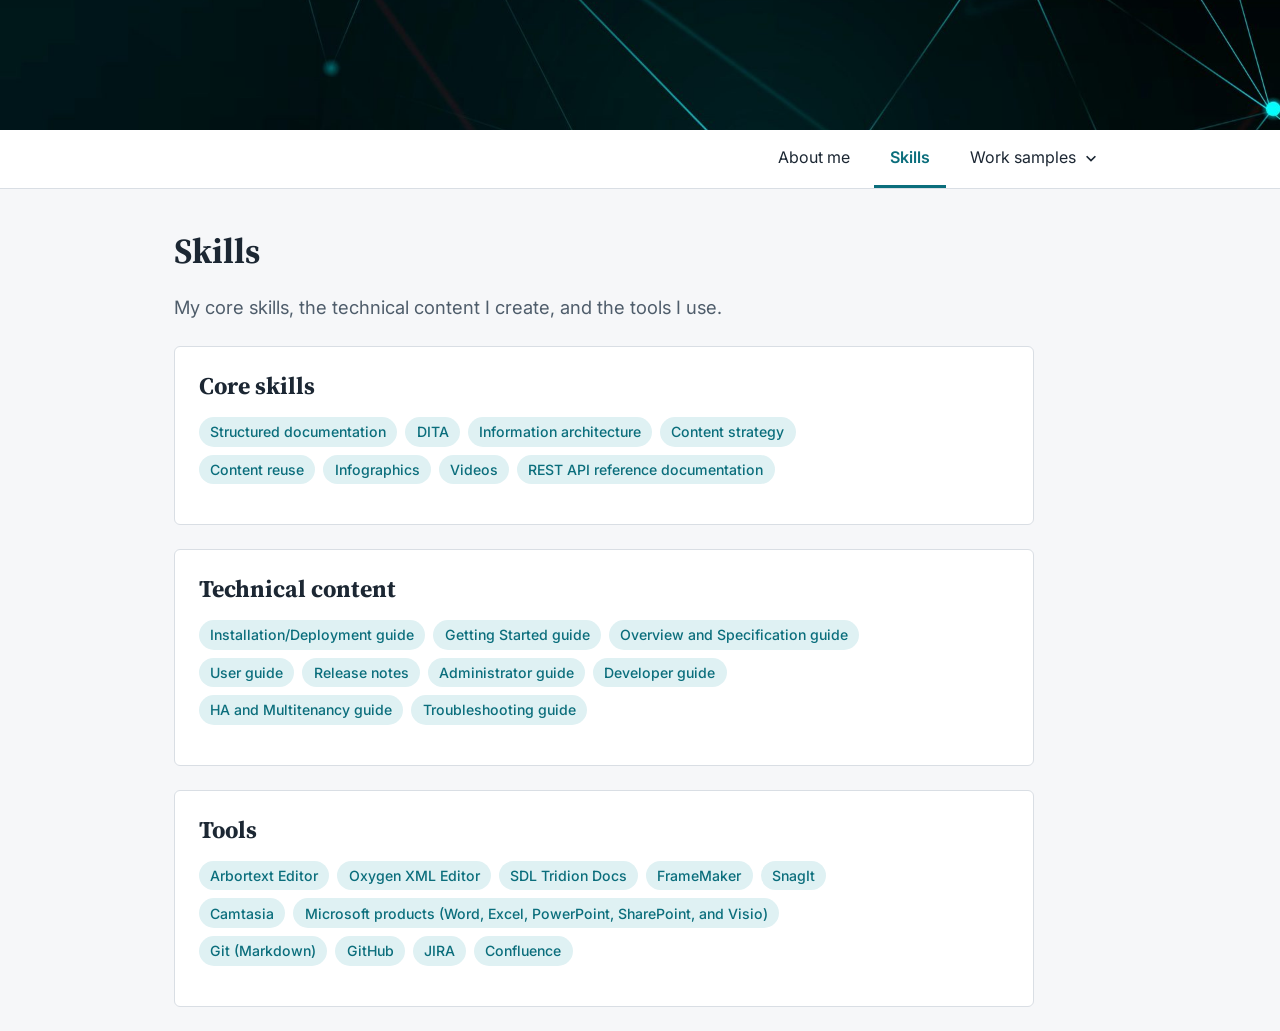
<file: skills.html>
<!DOCTYPE html>
<html lang="en">
<head>
<meta charset="UTF-8">
<meta name="viewport" content="width=device-width, initial-scale=1">
<title>Skills | Your Name</title>
<meta name="description" content="My core skills, technical content expertise, and tools as a technical writer.">
<link rel="preconnect" href="https://fonts.googleapis.com">
<link rel="preconnect" href="https://fonts.gstatic.com" crossorigin>
<link rel="stylesheet" href="https://fonts.googleapis.com/css2?family=Inter:wght@400;500;600&family=Source+Serif+4:wght@500;600&display=swap">
<link rel="stylesheet" href="css/styles.css">
</head>
<body>
<a class="skip-link" href="#main">Skip to content</a>
<header class="banner">
<img src="images/banner.jpg" alt="Abstract network of glowing nodes and connecting lines on a dark background">
</header>
<nav class="topnav" aria-label="Main navigation"><ul class="nav-list">
<li><a href="about.html">About me</a></li>
<li><a href="skills.html">Skills</a></li>
<li class="dropdown"><button class="dropdown-toggle" type="button" aria-expanded="false" aria-controls="work-menu">Work samples
<svg class="chevron" viewBox="0 0 16 16" fill="none" stroke="currentColor" stroke-width="2" aria-hidden="true"><path d="M3 6l5 5 5-5"/></svg></button>
<ul class="dropdown-menu" id="work-menu" hidden>
<li><a href="documentation-sample.html">End-user documentation sample</a></li>
<li><a href="rest-api-documentation-sample.html">REST API documentation sample</a></li>
<li><a href="infographics-sample.html">Infographic sample</a></li>
</ul></li></ul></nav>
<div class="main">
<main class="content" id="main">
<h1>Skills</h1>
<p class="lead">My core skills, the technical content I create, and the tools I use.</p>
<section class="panel"><h2>Core skills</h2><ul class="meta-row"><li class="chip">Structured documentation</li><li class="chip">DITA</li><li class="chip">Information architecture</li><li class="chip">Content strategy</li><li class="chip">Content reuse</li><li class="chip">Infographics</li><li class="chip">Videos</li><li class="chip">REST API reference documentation</li></ul></section>
<section class="panel"><h2>Technical content</h2><ul class="meta-row"><li class="chip">Installation/Deployment guide</li><li class="chip">Getting Started guide</li><li class="chip">Overview and Specification guide</li><li class="chip">User guide</li><li class="chip">Release notes</li><li class="chip">Administrator guide</li><li class="chip">Developer guide</li><li class="chip">HA and Multitenancy guide</li><li class="chip">Troubleshooting guide</li></ul></section>
<section class="panel"><h2>Tools</h2><ul class="meta-row"><li class="chip">Arbortext Editor</li><li class="chip">Oxygen XML Editor</li><li class="chip">SDL Tridion Docs</li><li class="chip">FrameMaker</li><li class="chip">SnagIt</li><li class="chip">Camtasia</li><li class="chip">Microsoft products (Word, Excel, PowerPoint, SharePoint, and Visio)</li><li class="chip">Git (Markdown)</li><li class="chip">GitHub</li><li class="chip">JIRA</li><li class="chip">Confluence</li></ul></section>
</main>
</div>
<script src="js/main.js"></script>
</body>
</html>
</file>
<file: css/styles.css>
/* ===== Design tokens ===== */
:root{
  --bg:#f6f7f9; --surface:#ffffff; --text:#1c2733; --muted:#4f5d6b; --border:#d9dee4;
  --side-bg:#12263a; --side-text:#dbe5ee; --side-muted:#9fb3c6; --side-active:#ffffff; --side-active-bg:#1f3d5a;
  --accent:#0b6e7c; --accent-soft:#dff1f3; --warn:#8a5a00; --warn-bg:#fff4d6; --note-bg:#e4f1f6;
  --code-bg:#101c2a; --code-text:#e6edf3;
  --sp-1:.25rem; --sp-2:.5rem; --sp-3:1rem; --sp-4:1.5rem; --sp-5:2.5rem; --sp-6:4rem;
  --radius:6px; --side-w:260px;
  --font-body:Inter,system-ui,-apple-system,"Segoe UI",Roboto,Helvetica,Arial,sans-serif;
  --font-head:"Source Serif 4",Georgia,"Times New Roman",serif;
  --font-mono:ui-monospace,SFMono-Regular,Menlo,Consolas,monospace;
}
@media (prefers-color-scheme:dark){
  :root:not([data-theme="light"]){
    --bg:#0e1620; --surface:#16212d; --text:#e6edf3; --muted:#a8b6c4; --border:#2b3a4a;
    --side-bg:#0a121b; --side-active-bg:#1b2f44; --accent:#5cc4d2; --accent-soft:#17323a;
    --warn:#f2c14e; --warn-bg:#33290f; --note-bg:#14303c; --code-bg:#0a121b;
  }
}
:root[data-theme="dark"]{
  --bg:#0e1620; --surface:#16212d; --text:#e6edf3; --muted:#a8b6c4; --border:#2b3a4a;
  --side-bg:#0a121b; --side-active-bg:#1b2f44; --accent:#5cc4d2; --accent-soft:#17323a;
  --warn:#f2c14e; --warn-bg:#33290f; --note-bg:#14303c; --code-bg:#0a121b;
}

/* ===== Base ===== */
*,*::before,*::after{box-sizing:border-box}
html{scroll-behavior:smooth}
body{margin:0;background:var(--bg);color:var(--text);font-family:var(--font-body);line-height:1.65;font-size:1rem}
h1,h2,h3{font-family:var(--font-head);line-height:1.25;margin:var(--sp-5) 0 var(--sp-3)}
h1{font-size:2.2rem;margin-top:0} h2{font-size:1.5rem} h3{font-size:1.15rem}
p,ul,ol{max-width:70ch} a{color:var(--accent)}
:focus-visible{outline:3px solid var(--accent);outline-offset:2px;border-radius:3px}
.skip-link{position:absolute;left:-999px;top:0;background:var(--accent);color:#fff;padding:var(--sp-2) var(--sp-3);z-index:100}
.skip-link:focus{left:var(--sp-2);top:var(--sp-2)}

/* ===== Banner and top navigation ===== */
.banner{position:relative;height:130px;background:#000;overflow:hidden}
.banner img{display:block;width:100%;height:100%;object-fit:cover;object-position:50% 38%}
.topnav{background:var(--surface);border-bottom:1px solid var(--border);position:relative;z-index:30}
.nav-list{list-style:none;margin:0 auto;padding:0 var(--sp-3);max-width:980px;display:flex;justify-content:flex-end;gap:var(--sp-2);flex-wrap:wrap}
.nav-list>li{position:relative}
.nav-list a,.dropdown-toggle{display:flex;align-items:center;gap:var(--sp-2);padding:.9rem var(--sp-3);color:var(--text);text-decoration:none;
  background:none;border:0;font:inherit;cursor:pointer;border-bottom:3px solid transparent}
.nav-list a:hover,.dropdown-toggle:hover{color:var(--accent)}
.nav-list a.active,.dropdown-toggle.active{color:var(--accent);font-weight:600;border-bottom-color:var(--accent)}
.chevron{width:14px;height:14px;transition:transform .2s ease}
.dropdown-toggle[aria-expanded="true"] .chevron{transform:rotate(180deg)}
.dropdown-menu{position:absolute;right:0;top:100%;min-width:290px;list-style:none;margin:0;padding:var(--sp-2) 0;background:var(--surface);
  border:1px solid var(--border);border-radius:var(--radius);box-shadow:0 8px 24px rgba(0,0,0,.18)}
.dropdown-menu[hidden]{display:none}
.dropdown-menu a{border-bottom:0;padding:.65rem var(--sp-3)}
.dropdown-menu a.active{background:var(--accent-soft)}

/* ===== Main ===== */
.main{max-width:980px;margin:0 auto;padding:var(--sp-5) var(--sp-4) 0;min-height:60vh;display:flex;flex-direction:column}
.content{max-width:860px;width:100%;flex:1}
.content.wide{max-width:none}
.about-grid{display:grid;grid-template-columns:260px 1fr;gap:var(--sp-5);align-items:start}
.profile{background:var(--surface);border:1px solid var(--border);border-radius:var(--radius);padding:var(--sp-4);text-align:center}
.profile .avatar{margin:0 auto var(--sp-3)}
.social{display:inline-flex;color:var(--accent);margin-bottom:var(--sp-3);border-radius:4px}
.social:hover{opacity:.8}
.profile-name{font-family:var(--font-head);font-size:1.35rem;margin:0}
.profile-role{margin:var(--sp-1) 0 var(--sp-3);color:var(--muted)}
.profile p:last-child{margin:0}
.about-main>h1{margin-top:0}
.lead{font-size:1.15rem;color:var(--muted)}
.meta-row{display:flex;flex-wrap:wrap;gap:var(--sp-2);padding:0;list-style:none;margin:var(--sp-3) 0}
.chip{background:var(--accent-soft);color:var(--accent);padding:.2rem .7rem;border-radius:999px;font-size:.88rem;font-weight:500}
.avatar{width:140px;height:140px;border-radius:50%;background:var(--accent-soft);display:block;margin-bottom:var(--sp-4);border:3px solid var(--border)}
.panel{background:var(--surface);border:1px solid var(--border);border-radius:var(--radius);padding:var(--sp-4);margin:var(--sp-4) 0}
.panel>h2:first-child,.panel>h3:first-child{margin-top:0}
.site-footer{border-top:1px solid var(--border);margin-top:var(--sp-6);padding:var(--sp-4) 0;color:var(--muted)}
.site-footer ul{list-style:none;display:flex;flex-wrap:wrap;gap:var(--sp-4);padding:0;margin:var(--sp-2) 0 0}

/* ===== Doc components ===== */
.steps{padding-left:1.4rem}.steps li{margin-bottom:var(--sp-3)}
.callout{padding:var(--sp-3) var(--sp-4);border-radius:var(--radius);margin:var(--sp-3) 0;border-left:4px solid var(--accent);background:var(--note-bg);max-width:70ch}
.callout.warning{border-color:var(--warn);background:var(--warn-bg)}
.callout strong{display:block}
pre{background:var(--code-bg);color:var(--code-text);padding:var(--sp-3);border-radius:var(--radius);overflow-x:auto;font-size:.88rem;line-height:1.5}
code{font-family:var(--font-mono);font-size:.9em}
p code,td code,li code{background:var(--accent-soft);color:var(--accent);padding:.1rem .35rem;border-radius:4px}
.table-wrap{overflow-x:auto;margin:var(--sp-3) 0}
table{border-collapse:collapse;width:100%;min-width:480px;background:var(--surface)}
th,td{border:1px solid var(--border);padding:.55rem .8rem;text-align:left;vertical-align:top}
th{background:var(--accent-soft)}
.endpoint{display:flex;align-items:center;gap:var(--sp-3);flex-wrap:wrap;background:var(--surface);border:1px solid var(--border);border-radius:var(--radius);padding:var(--sp-3)}
.endpoint p { flex-basis: 100%; margin: 0; }
.badge{font-family:var(--font-mono);font-weight:700;font-size:.85rem;padding:.25rem .65rem;border-radius:4px;color:#fff}
.badge.get{background:#1b6e3a}.badge.post{background:#8a4b00}.badge.patch{background:#8250df}

/* ===== Infographics ===== */
.grid{display:grid;grid-template-columns:repeat(auto-fill,minmax(240px,1fr));gap:var(--sp-4);padding:0;list-style:none;max-width:none}
.thumb{display:block;width:100%;padding:0;border:1px solid var(--border);border-radius:var(--radius);overflow:hidden;cursor:zoom-in;background:var(--surface)}
.thumb img{display:block;width:100%;height:auto}
figcaption{padding:var(--sp-2) 0;color:var(--muted);font-size:.92rem}
figure{margin:0}
.lightbox{position:fixed;inset:0;background:rgba(5,10,16,.88);display:flex;flex-direction:column;align-items:center;justify-content:center;
  padding:var(--sp-4);z-index:200;cursor:zoom-out}
.lightbox img{max-width:min(90vw,820px);max-height:75vh;width:100%;height:auto;object-fit:contain;border-radius:var(--radius)}
.lightbox p{color:#fff;margin-top:var(--sp-3)}
.lightbox-close{position:absolute;top:var(--sp-3);right:var(--sp-3);background:#fff;color:#000;border:0;border-radius:50%;width:44px;height:44px;font-size:1.5rem;cursor:pointer}

/* ===== Responsive ===== */
@media (max-width:767px){
  .banner{height:170px}  .dropdown-menu{min-width:240px}
  .main{padding:var(--sp-4) var(--sp-3) 0}
  h1{font-size:1.8rem}
}
@media (prefers-reduced-motion:reduce){*{transition:none!important;scroll-behavior:auto!important}}
</file>
